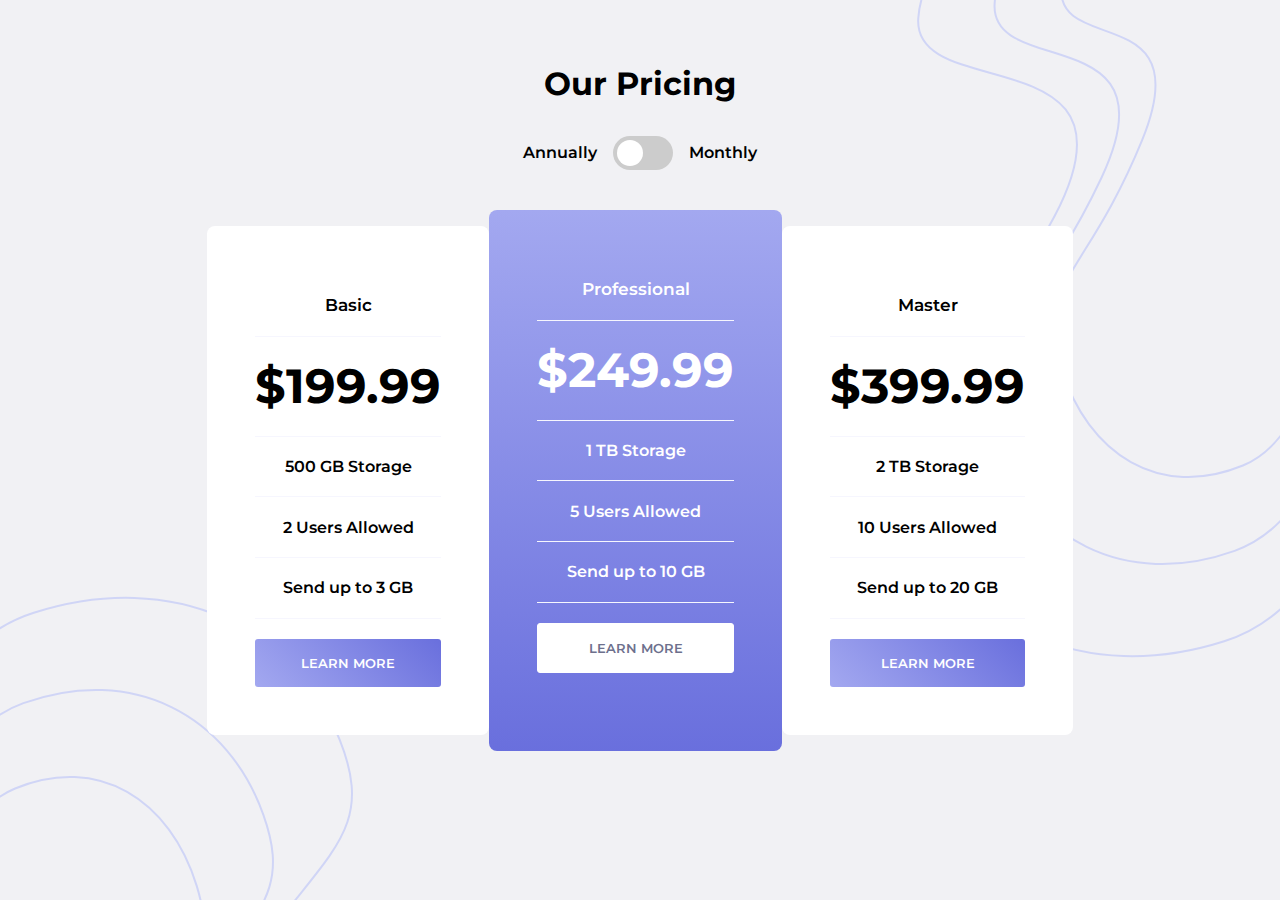
<file: index.html>
<!DOCTYPE html>
<html lang='en'>

<head>
    <meta charset="UTF-8">
    <meta name="viewport" content="width=device-width, initial-scale=1.0">
    <!-- displays site properly based on user's device -->

    <link rel="preconnect" href="https://fonts.googleapis.com">
    <link rel="preconnect" href="https://fonts.gstatic.com" crossorigin>
    <link href="https://fonts.googleapis.com/css2?family=Montserrat:wght@400;600;700&display=swap" rel="stylesheet">

    <link rel="stylesheet" href="assets/css/style.css">
    <link rel="icon" type="image/png" sizes="32x32" href="./images/favicon-32x32.divng">

    <title>Pricing Component | Frontend Mentor</title>
</head>

<body>
    <main class="main-section">

        <h1 class="header--text">Our Pricing</h1>

        <section class="toggle">
            <p>Annually</p>
            <!-- Rounded switch -->
            <label for="cb" class="switch">
              <input type="checkbox" id="cb">
              <span class="slider round"></span>
            </label>
            <p>Monthly</p>
        </section>

        <section class="pricing">

            <div class="pricing--card">
                <p class="pricing--card-plan_title">Basic</p>
                <p class="pricing--card-cost_month"><span>&dollar;</span>19.99</p>
                <p class="pricing--card-cost_annual"><span>&dollar;</span>199.99</p>
                <p class="pricing--card-storage">500 GB Storage</p>
                <p class="pricing--card-users">2 Users Allowed</p>
                <p class="pricing--card-bandwidth">Send up to 3 GB </p>
                <button>Learn More</button>
            </div>

            <div class="pricing--card pricing--card-center">
                <p class="pricing--card-plan_title">Professional</p>
                <p class="pricing--card-cost_month"><span>&dollar;</span>24.99</p>
                <p class="pricing--card-cost_annual"><span>&dollar;</span>249.99</p>
                <p class="pricing--card-storage">1 TB Storage</p>
                <p class="pricing--card-users">5 Users Allowed</p>
                <p class="pricing--card-bandwidth">Send up to 10 GB </p>
                <button>Learn More</button>
            </div>

            <div class="pricing--card">
                <p class="pricing--card-plan_title">Master</p>
                <p class="pricing--card-cost_month"><span>&dollar;</span>39.99</p>
                <p class="pricing--card-cost_annual"><span>&dollar;</span>399.99</p>
                <p class="pricing--card-storage">2 TB Storage</p>
                <p class="pricing--card-users">10 Users Allowed</p>
                <p class="pricing--card-bandwidth">Send up to 20 GB </p>
                <button>Learn More</button>
            </div>

        </section>

    </main>
    <img class='bg-top' src="images/bg-top.svg" alt=""><img class='bg-button' src="images/bg-bottom.svg" alt="">

    <script src="assets/js/scripts.js"></script>
</body>

</html>
</file>
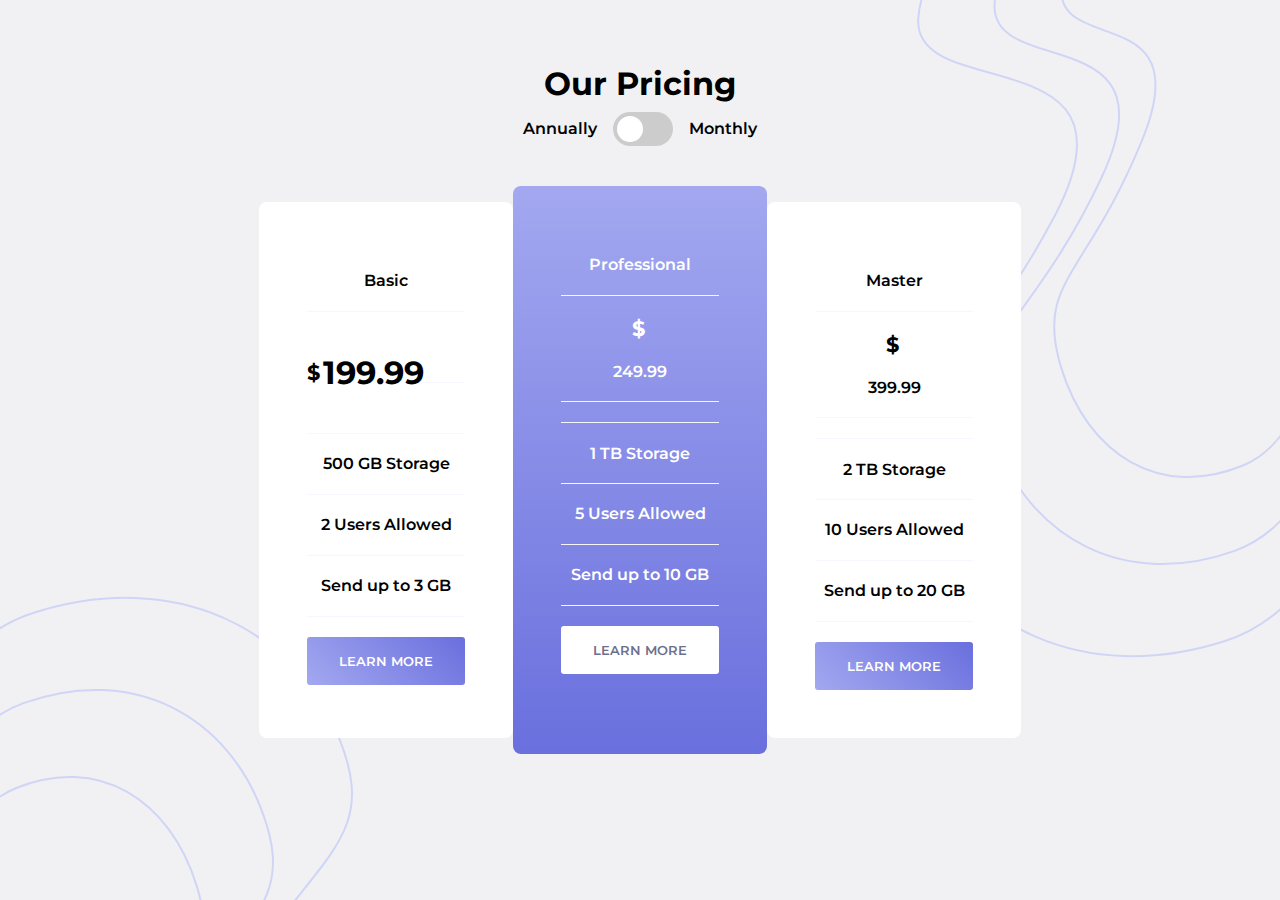
<file: exp_index.html>
<!DOCTYPE html>
<html lang="en">

<head>
    <meta charset="UTF-8">
    <meta name="viewport" content="width=device-width, initial-scale=1.0">
    <!-- displays site properly based on user's device -->

    <link rel="preconnect" href="https://fonts.googleapis.com">
    <link rel="preconnect" href="https://fonts.gstatic.com" crossorigin>
    <link href="https://fonts.googleapis.com/css2?family=Montserrat:wght@400;600;700&display=swap" rel="stylesheet">

    <link rel="stylesheet" href="assets/css/style_exp.css">
    <link rel="icon" tydive="image/png" sizes="32x32" href="./images/favicon-32x32.divng">

    <title>Pricing Component | Frontend Mentor</title>
</head>

<body>
    <div class="main-section">

        <h1 class="header--text">Our Pricing</h1>
        <div class="toggle">
            <p>Annually</p>
            <!-- Rounded switch -->
            <label class="switch">
              <input type="checkbox" id="cb">
              <span class="slider round"></span>
          </label>
            <p>Monthly</p>
        </div>

        <section class="pricing">

            <div class="pricing--card">
                <p class="pricing--card-plan_title">Basic</p>
                <div class="pricing--card-cost_month">
                    <div>
                        <span>&dollar;</span>
                        <p>19.99</p>
                    </div>
                </div>
                <div class="pricing--card-cost_annual">
                    <div>
                        <span>&dollar;</span>
                        <p>199.99</p>
                    </div>

                </div>
                <p class="pricing--card-storage">500 GB Storage</p>
                <p class="pricing--card-users">2 Users Allowed</p>
                <p class="pricing--card-bandwidth">Send up to 3 GB </p>
                <button>Learn More</button>
            </div>

            <div class="pricing--card pricing--card-center">
                <p class="pricing--card-plan_title">Professional</p>
                <div class="pricing--card-cost_month">
                    <span>&dollar;</span>
                    <p>24.99</p>
                </div>

                <div class="pricing--card-cost_annual">
                    <span>&dollar;</span>
                    <p>249.99</p>
                </div>

                <p class="pricing--card-storage">1 TB Storage</p>
                <p class="pricing--card-users">5 Users Allowed</p>
                <p class="pricing--card-bandwidth">Send up to 10 GB </p>
                <button>Learn More</button>
            </div>

            <div class="pricing--card">
                <p class="pricing--card-plan_title">Master</p>
                <div class="pricing--card-cost_month">
                    <span>&dollar;</span>
                    <p>39.99</p>
                </div>

                <div class="pricing--card-cost_annual">
                    <span>&dollar;</span>
                    <p>399.99</p>
                </div>

                <p class="pricing--card-storage">2 TB Storage</p>
                <p class="pricing--card-users">10 Users Allowed</p>
                <p class="pricing--card-bandwidth">Send up to 20 GB </p>
                <button>Learn More</button>
            </div>

        </section>

    </div>
    <img class='bg-top' src="images/bg-top.svg" alt=""><img class='bg-button' src="images/bg-bottom.svg" alt="">

    <script src="assets/js/scripts.js"></script>
</body>

</html>
</file>
<file: assets/css/style.css>
* {
    margin: 0;
    padding: 0;
    box-sizing: border-box;
}

body {
    background-color: hsl(240, 11%, 95%);
    overflow-x: hidden;
}

.header--text {
    margin-bottom: 1.5rem;
}

.main-section {
    font-family: 'Montserrat', sans-serif;
    text-align: center;
    padding: 4rem;
    margin: 0 auto;
    font-weight: 600;
    position: relative;
    z-index: 1;
}

.toggle {
    display: flex;
    flex-direction: row;
    justify-content: center;
    align-items: center;
}

.toggle p {
    display: inline;
    margin: 1rem;
}

.pricing {
    margin-top: 2rem;
    display: flex;
    flex-direction: row;
    justify-content: center;
}

.pricing--card {
    padding: 3rem;
    background-color: rgb(255, 255, 255) !important;
    border-radius: 8px;
    margin: 1rem 0 1rem 0;
    overflow: hidden;
    transition: all .5s;
}

.pricing--card-plan_title{
    font-size:1.05rem;
}

.pricing--card p:after, .pricing--card-plan_title:after {
    content: " ";
    margin-top: 1.3rem;
    height: 0.02rem;
    width: 100%;
    background: hsl(240, 78%, 98%);
    display: block;
}

.pricing--card-center {
    /* padding: 4rem 3rem 4rem 3rem; */
    background: linear-gradient(hsl(236, 72%, 79%), hsl(237, 63%, 64%));
    color: #fff;
    margin: 0;
}

.pricing--card p {
    margin: 1.3rem 0;
}

.pricing--card button {
    font-family: 'Montserrat', sans-serif;
    font-weight: 600;
    padding: 1rem 2rem;
    width: 100%;
    background: linear-gradient(45deg, hsl(236, 72%, 79%), hsl(237, 63%, 64%));
    color: #fff;
    border: 1px solid #fff ;
    border-radius: 3px;
    border: none;
    text-transform: uppercase;
    cursor: pointer;
    transition: all .5s;
}

.pricing--card button:hover {
    background: #fff;
    color: hsl(237, 63%, 64%);
    border-radius: 3px;
    border: 1px solid hsl(237, 63%, 64%);
    transition: all .5s;
}

.pricing--card-center button {
    background: #fff;
    color: hsl(233, 13%, 49%);
    border: 1px solid #fff;
}

.pricing--card-center button:hover {
    background: hsl(237, 63%, 64%) ;
    color: #fff;
    border-radius: 3px;
    border: 1px solid #fff;
}

.pricing--card-cost_month,
.pricing--card-cost_annual {
    font-size: 3rem;
    font-weight: 700;
}

.pricing--card-cost_month {
    display: none;
}

.bg-top {
    position: absolute;
    top: 0;
    right: 0;
}

.bg-button {
    position: absolute;
    bottom: 0;
    left: 0;
}


/*=======================Custom Toggle====================*/


/* The switch - the box around the slider */

.switch {
    position: relative;
    display: inline-block;
    width: 60px;
    height: 34px;
}


/* Hide default HTML checkbox */

.switch input {
    opacity: 0;
    width: 0;
    height: 0;
}


/* The slider */

.slider {
    position: absolute;
    cursor: pointer;
    top: 0;
    left: 0;
    right: 0;
    bottom: 0;
    background-color: #ccc;
    -webkit-transition: .4s;
    transition: .4s;
}

.slider:before {
    position: absolute;
    content: "";
    height: 26px;
    width: 26px;
    left: 4px;
    bottom: 4px;
    background-color: white;
    -webkit-transition: .4s;
    transition: .4s;
}

input:checked+.slider {
    background-color: hsl(237, 63%, 64%);
}

input:focus+.slider {
    box-shadow: 0 0 1px hsl(237, 63%, 64%);
}

input:checked+.slider:before {
    -webkit-transform: translateX(26px);
    -ms-transform: translateX(26px);
    transform: translateX(26px);
}


/* Rounded sliders */

.slider.round {
    border-radius: 34px;
    z-index: -1;
}

.slider.round:before {
    border-radius: 50%;
    z-index: -1;
}

@media only screen and (max-width: 992px) {
    .pricing--card-cost_month,
    .pricing--card-cost_annual {
        font-size: 2.2rem;
        font-weight: 700;
    }
    .pricing--card {
        padding: 2rem;
        background-color: rgb(255, 255, 255) !important;
        border-radius: 8px;
    }
    .main-section {
        padding: 1rem;
        margin: 0 auto;
        font-weight: 600;
    }
}

@media only screen and (max-width: 683px) {
    .pricing {
        margin-top: 2rem;
        display: flex;
        flex-direction: column;
        justify-content: center;
    }
    .pricing--card {
        margin: 1.2rem;
        padding: 2rem;
        background-color: rgb(255, 255, 255) !important;
        border-radius: 8px;
    }
    .main-section {
        padding: 1rem;
        margin: 0 auto;
        font-weight: 600;
    }
}
</file>
<file: assets/css/style_exp.css>
/*Use along with exp_index.html for experimentation*/

* {
    margin: 0;
    padding: 0;
    box-sizing: border-box;
}

body {
    background-color: hsl(240, 11%, 95%);
    overflow-x: hidden;
}

.main-section {
    font-family: 'Montserrat', sans-serif;
    text-align: center;
    padding: 4rem;
    margin: 0 auto;
    font-weight: 600;
    position: relative;
    z-index: 1;
}

.toggle {
    display: flex;
    flex-direction: row;
    justify-content: center;
    align-items: center;
}

.toggle p {
    display: inline;
    margin: 1rem;
}

.pricing {
    margin-top: 2rem;
    display: flex;
    flex-direction: row;
    justify-content: center;
}

.pricing--card {
    padding: 3rem;
    background-color: rgb(255, 255, 255) !important;
    border-radius: 8px;
    margin: 1rem 0 1rem 0;
    overflow: hidden;
    transition: all .5s;
}

.pricing--card p:after,
.pricing--card div:after {
    content: " ";
    margin-top: 1.3rem;
    height: 0.02rem;
    width: 100%;
    background: hsl(240, 78%, 98%);
    display: block;
}

.pricing--card-center {
    /* padding: 4rem 3rem 4rem 3rem; */
    background: linear-gradient(hsl(236, 72%, 79%), hsl(237, 63%, 64%));
    color: #fff;
    margin: 0;
}

.pricing--card p {
    margin: 1.3rem 0;
}

.pricing--card button {
    font-family: 'Montserrat', sans-serif;
    font-weight: 600;
    padding: 1rem 2rem;
    width: 100%;
    background: linear-gradient(45deg, hsl(236, 72%, 79%), hsl(237, 63%, 64%));
    color: #fff;
    border-radius: 3px;
    border: none;
    text-transform: uppercase;
    cursor: pointer;
    transition: all .5s;
}

.pricing--card button:hover {
    background: #fff;
    color: hsl(237, 63%, 64%);
    border-radius: 3px;
    border: 1px solid hsl(237, 63%, 64%);
    transition: all .5s;
}

.pricing--card-center button {
    background: #fff;
    color: hsl(233, 13%, 49%)
}

.pricing--card-center button:hover {
    background: hsl(237, 63%, 64%) !important;
    color: #fff;
    border-radius: 3px;
    border: 1px solid #fff;
}

.pricing--card-cost_month div,
.pricing--card-cost_annual div {
    display: flex;
    flex-direction: row;
    justify-content: center;
    align-items: center;
    font-size: 2rem;
    font-weight: 700;
}

.pricing--card-cost_month span,
.pricing--card-cost_annual span {
    font-size: 1.3rem;
    font-weight: 700;
    margin-right: 0.2rem;
}

.pricing--card-cost_month div p:after,
.pricing--card-cost_annual div p:after {
    margin-top: 0;
    height: 0 !important;
    width: 0;
    background: hsl(240, 78%, 98%);
    display: none;
}

.bg-top {
    position: absolute;
    top: 0;
    right: 0;
}

.bg-button {
    position: absolute;
    bottom: 0;
    left: 0;
}


/*=======================Custom Toggle====================*/


/* The switch - the box around the slider */

.switch {
    position: relative;
    display: inline-block;
    width: 60px;
    height: 34px;
}


/* Hide default HTML checkbox */

.switch input {
    opacity: 0;
    width: 0;
    height: 0;
}


/* The slider */

.slider {
    position: absolute;
    cursor: pointer;
    top: 0;
    left: 0;
    right: 0;
    bottom: 0;
    background-color: #ccc;
    -webkit-transition: .4s;
    transition: .4s;
}

.slider:before {
    position: absolute;
    content: "";
    height: 26px;
    width: 26px;
    left: 4px;
    bottom: 4px;
    background-color: white;
    -webkit-transition: .4s;
    transition: .4s;
}

input:checked+.slider {
    background-color: hsl(237, 63%, 64%);
}

input:focus+.slider {
    box-shadow: 0 0 1px hsl(237, 63%, 64%);
}

input:checked+.slider:before {
    -webkit-transform: translateX(26px);
    -ms-transform: translateX(26px);
    transform: translateX(26px);
}

.pricing--card-cost_month {
    display: none;
}


/* Rounded sliders */

.slider.round {
    border-radius: 34px;
    z-index: -1;
}

.slider.round:before {
    border-radius: 50%;
    z-index: -1;
}

@media only screen and (max-width: 683px) {
    .pricing {
        margin-top: 2rem;
        display: flex;
        flex-direction: column;
        justify-content: center;
    }
    .pricing--card {
        margin: 1.2rem;
        padding: 2 rem;
        background-color: rgb(255, 255, 255) !important;
        border-radius: 8px;
    }
    .main-section {
        padding: 1rem;
        margin: 0 auto;
        font-weight: 600;
    }
}
</file>
